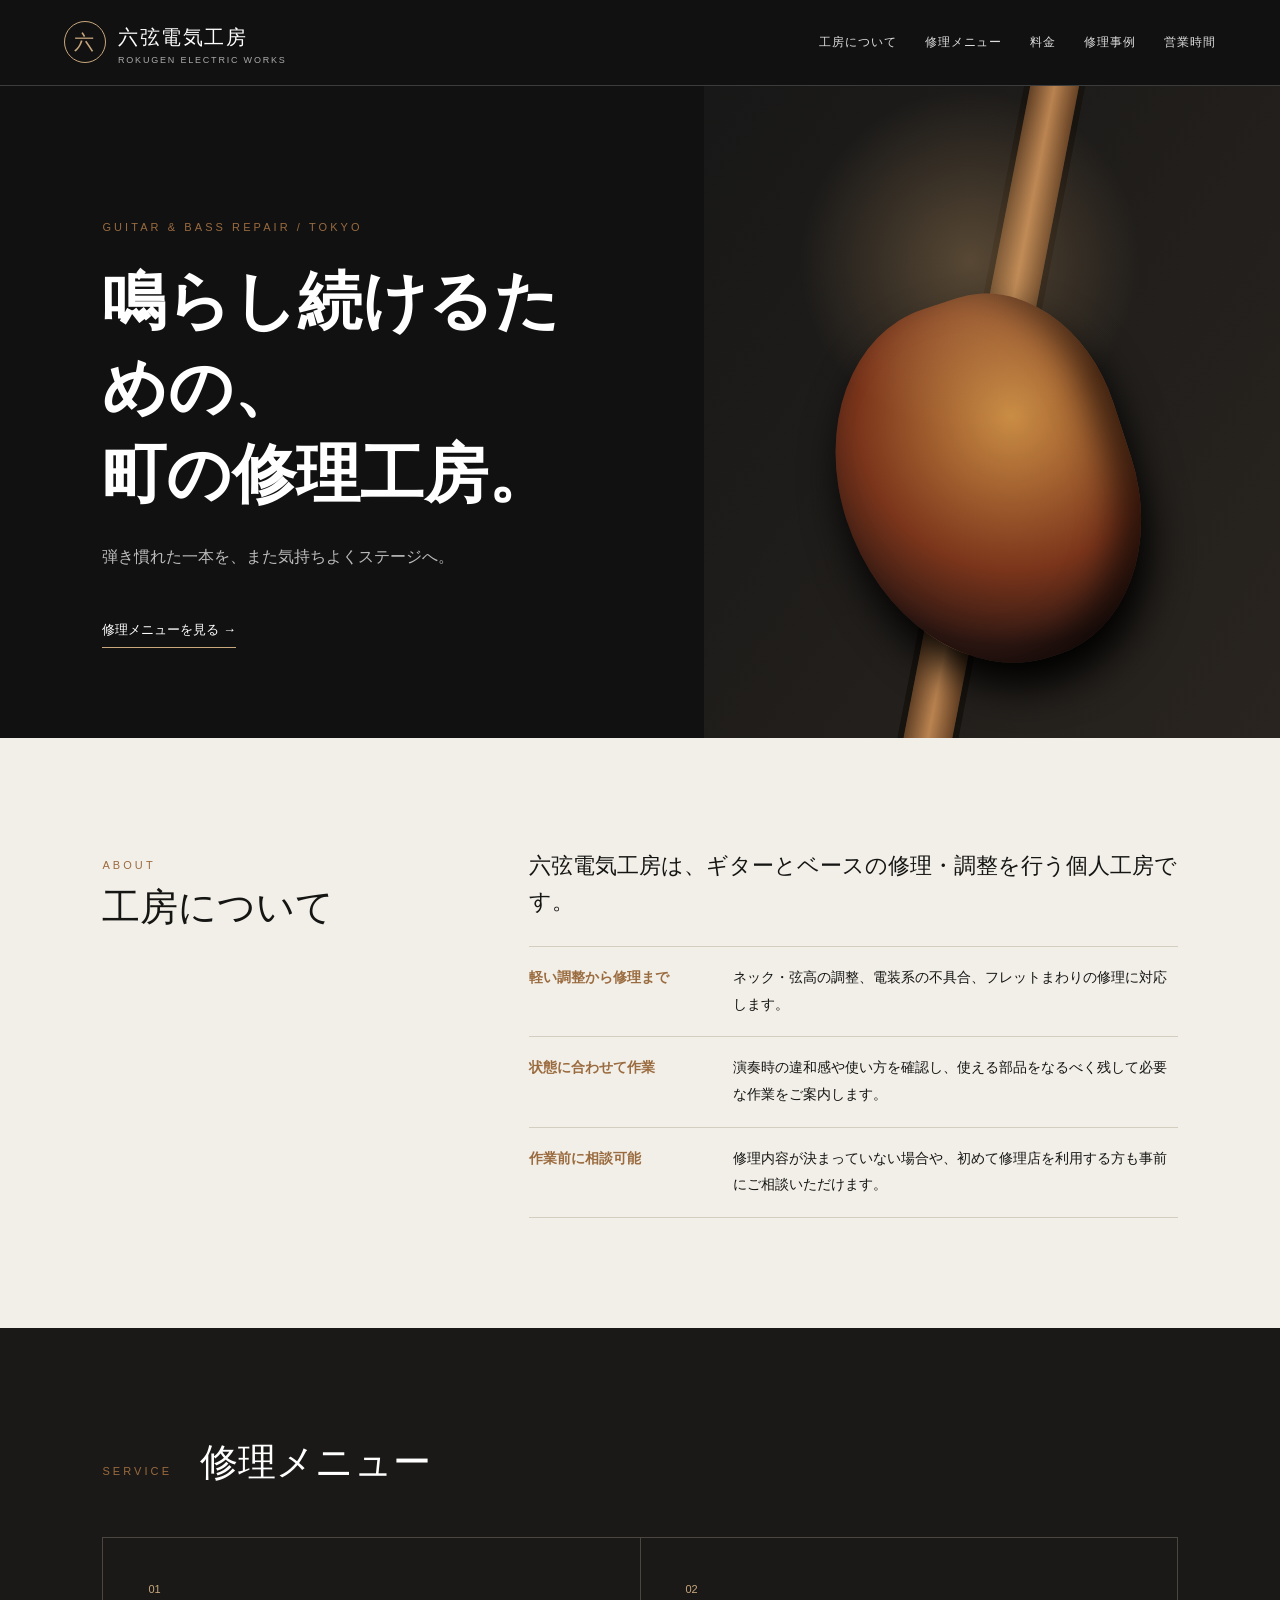
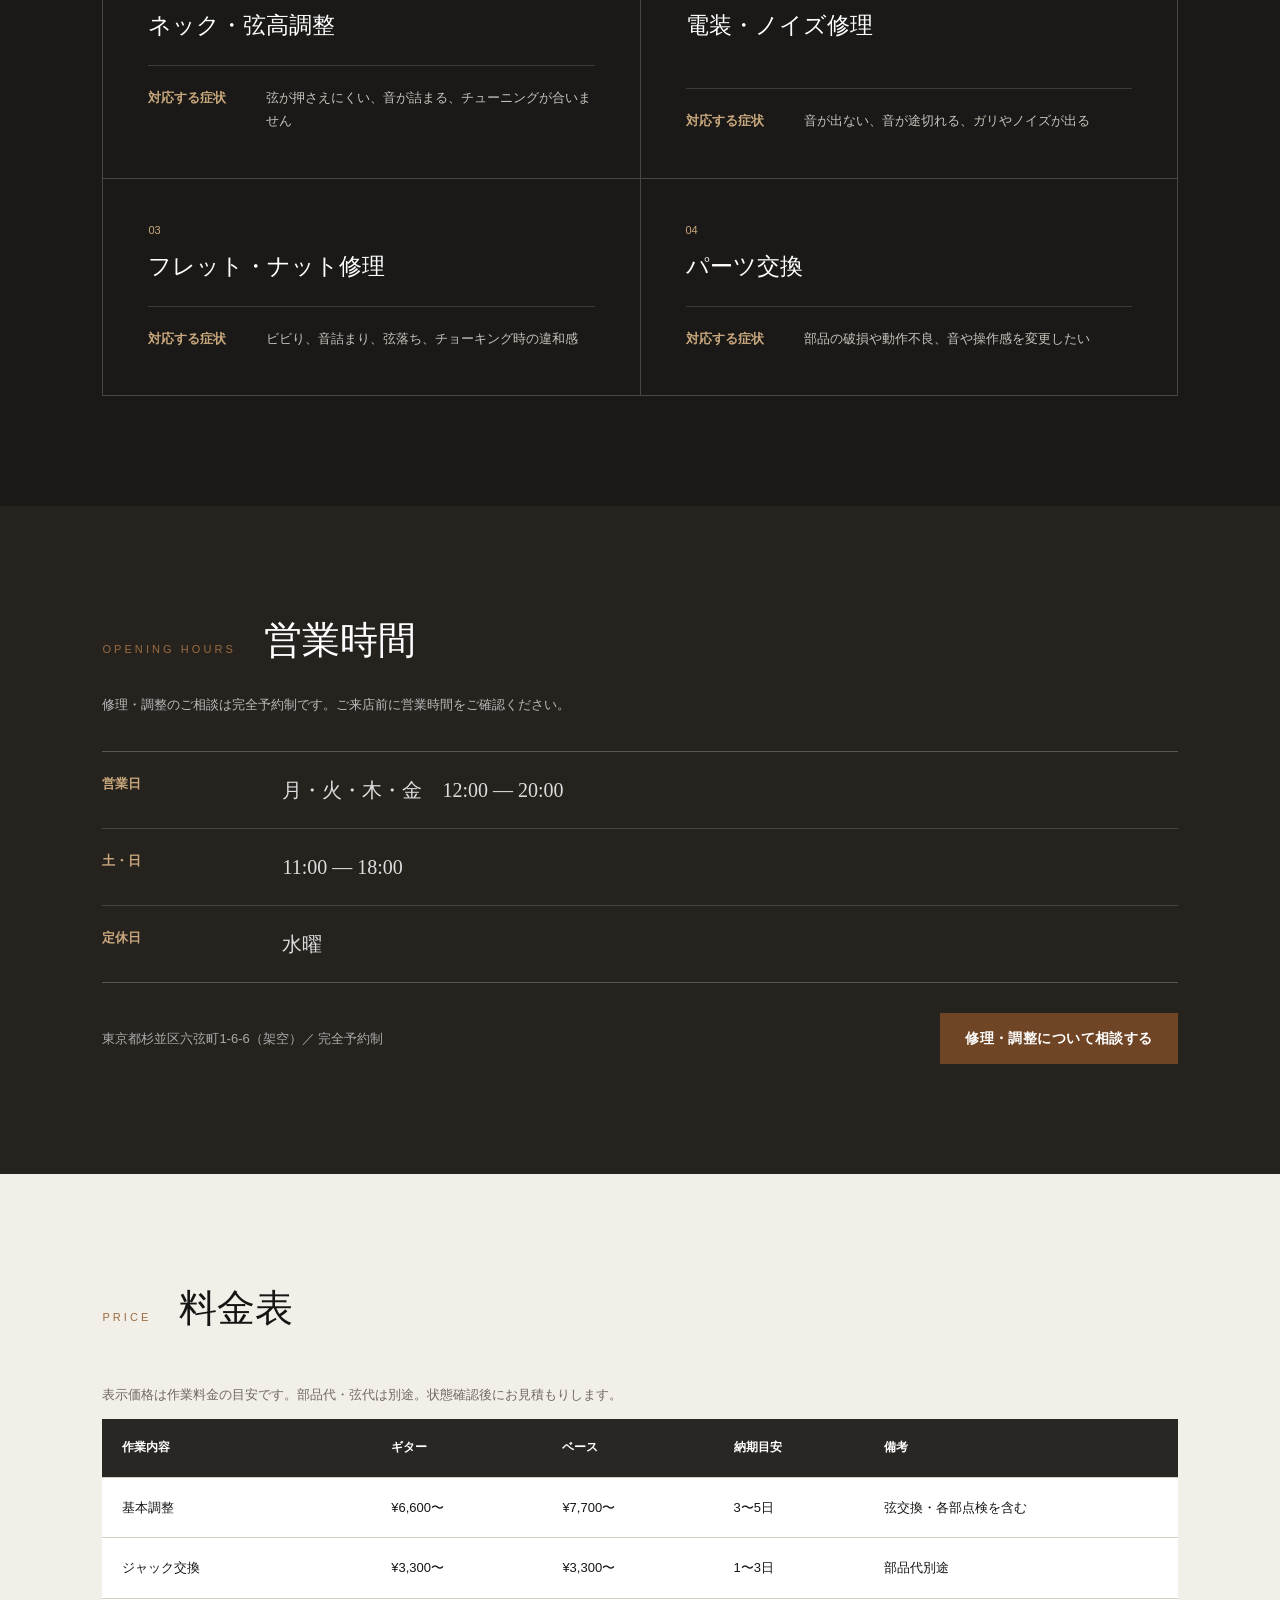
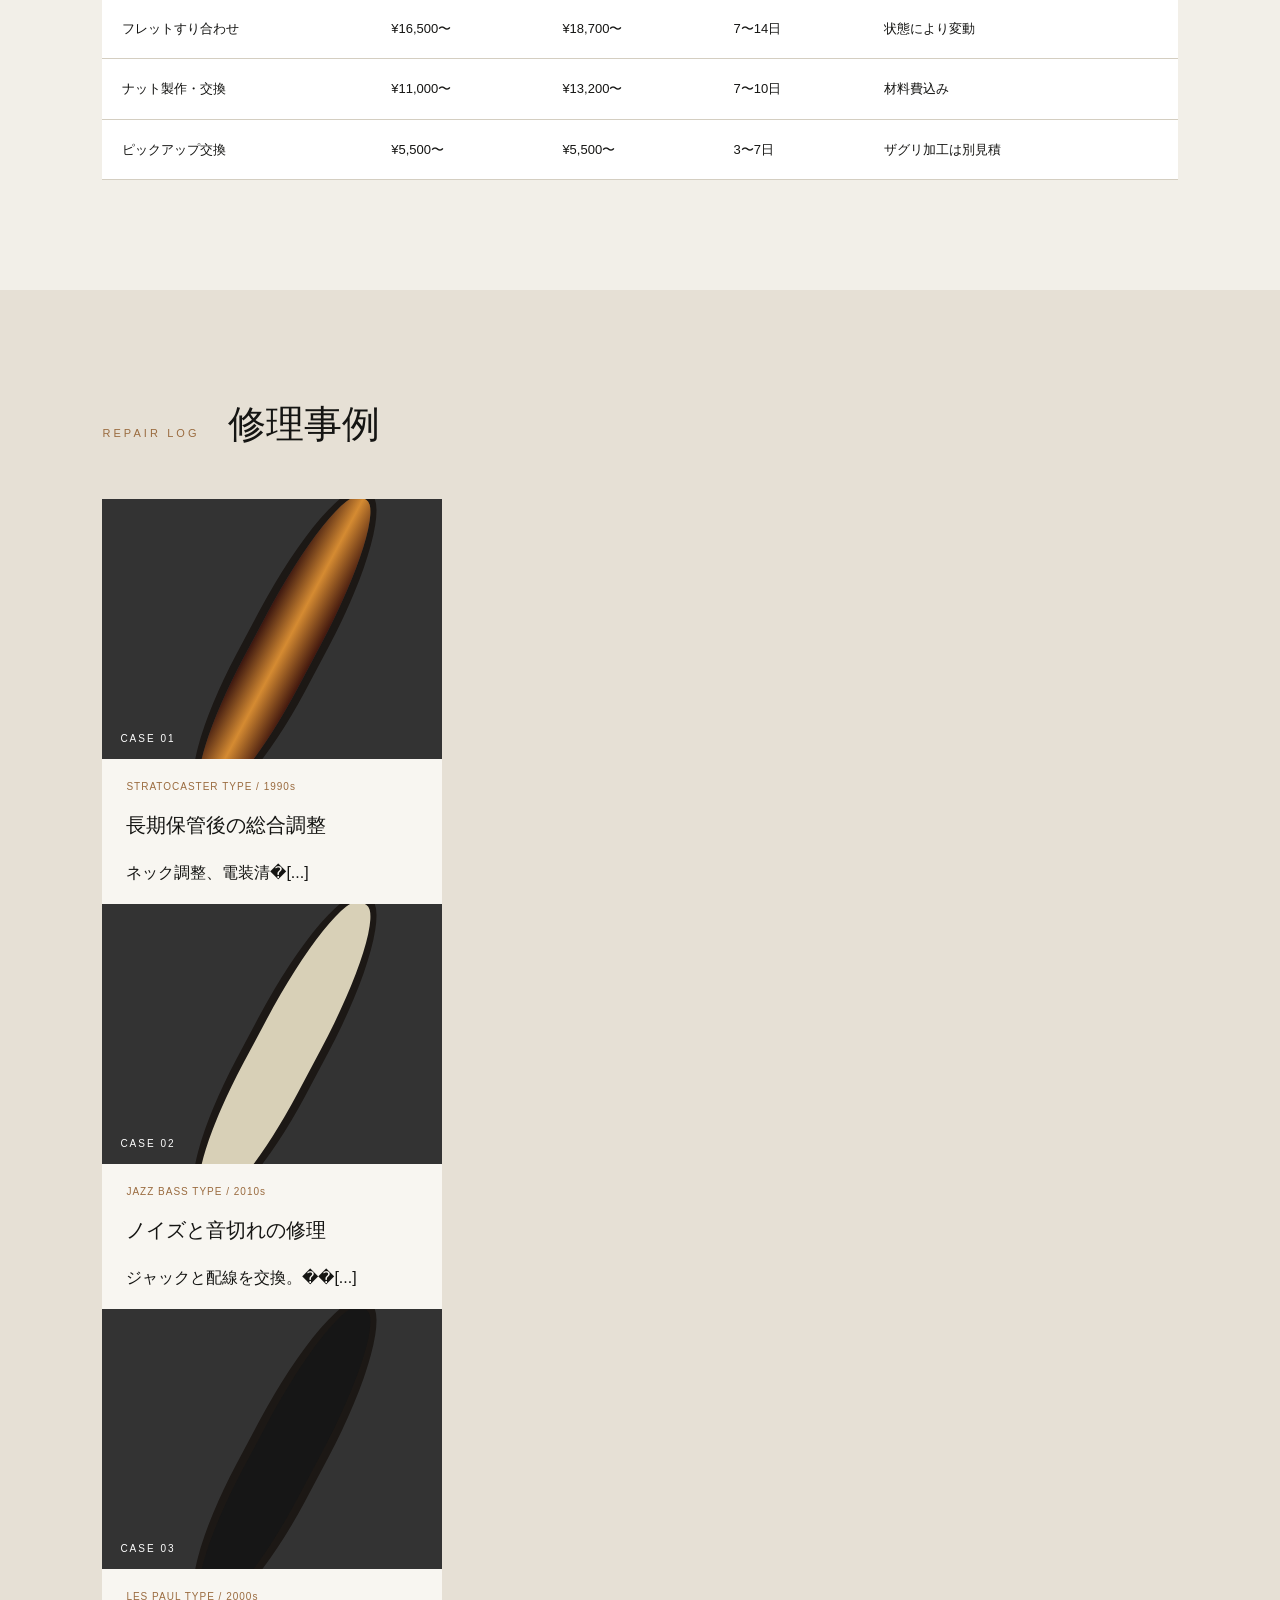
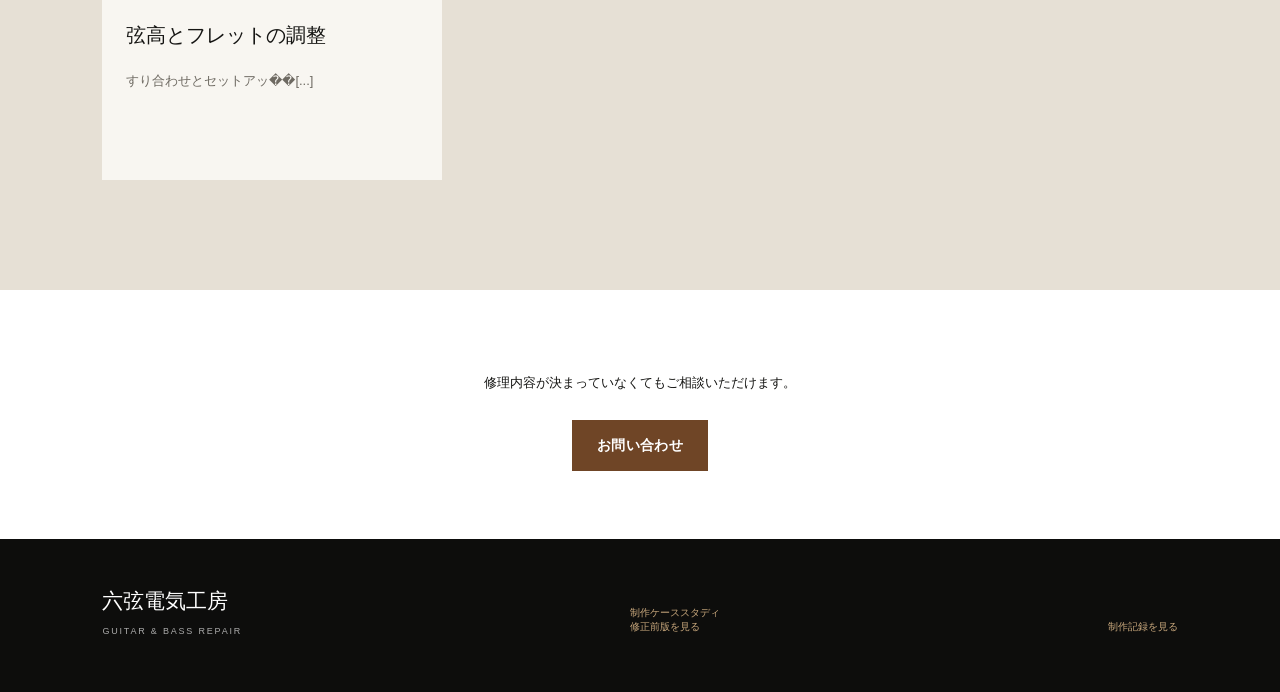
<file: index.html>
<!doctype html>
<html lang="ja">
<head>
  <meta charset="utf-8">
  <meta name="viewport" content="width=device-width, initial-scale=1">
  <meta name="description" content="六弦電気工房はギター・ベースの修理と調整を行う架空の個人工房です。">
  <title>六弦電気工房｜ギター・ベース修理</title>
  <link rel="stylesheet" href="style.css">
  <style>footer a{color:#c9a87d;text-decoration:none}footer a:hover{text-decoration:underline}</style>
</head>
<body>
  <header class="site-header">
    <a class="brand" href="#top" aria-label="六弦電気工房 ホーム">
      <span class="brand-mark" aria-hidden="true">六</span>
      <span>六弦電気工房<small>ROKUGEN ELECTRIC WORKS</small></span>
    </a>
    <button class="menu-toggle" type="button" aria-controls="main-nav" aria-expanded="false">MENU</button>
    <nav id="main-nav" class="main-nav" aria-label="メインメニュー">
      <a href="#about">工房について</a><a href="#services">修理メニュー</a><a href="#price">料金</a><a href="#works">修理事例</a><a href="#access">営業時間</a>
    </nav>
  </header>

  <main id="top">
    <section class="hero">
      <div class="hero-copy">
        <p class="eyebrow">GUITAR &amp; BASS REPAIR / TOKYO</p>
        <h1>鳴らし続けるための、<br>町の修理工房。</h1>
        <p>弾き慣れた一本を、また気持ちよくステージへ。</p>
        <a class="hero-link" href="#services">修理メニューを見る →</a>
      </div>
      <div class="hero-visual" role="img" aria-label="作業台に置かれたギターをイメージした装飾">
        <span class="neck"></span><span class="body-shape"></span><span class="work-light"></span>
      </div>
    </section>

    <section id="about" class="section about">
      <div class="section-heading"><p>ABOUT</p><h2>工房について</h2></div>
      <div class="about-copy">
        <p class="about-lead">六弦電気工房は、ギターとベースの修理・調整を行う個人工房です。</p>
        <ul class="about-points">
          <li><strong>軽い調整から修理まで</strong><span>ネック・弦高の調整、電装系の不具合、フレットまわりの修理に対応します。</span></li>
          <li><strong>状態に合わせて作業</strong><span>演奏時の違和感や使い方を確認し、使える部品をなるべく残して必要な作業をご案内します。</span></li>
          <li><strong>作業前に相談可能</strong><span>修理内容が決まっていない場合や、初めて修理店を利用する方も事前にご相談いただけます。</span></li>
        </ul>
      </div>
    </section>

    <section id="services" class="section services">
      <div class="section-heading light"><p>SERVICE</p><h2>修理メニュー</h2></div>
      <div class="service-grid">
        <article><span>01</span><h3>ネック・弦高調整</h3><dl class="service-detail"><dt>対応する症状</dt><dd>弦が押さえにくい、音が詰まる、チューニングが合いません</dd></dl></article>
        <article><span>02</span><h3>電装・ノイズ修理</h3><dl class="service-detail"><dt>対応する症状</dt><dd>音が出ない、音が途切れる、ガリやノイズが出る</dd></dl></article>
        <article><span>03</span><h3>フレット・ナット修理</h3><dl class="service-detail"><dt>対応する症状</dt><dd>ビビり、音詰まり、弦落ち、チョーキング時の違和感</dd></dl></article>
        <article><span>04</span><h3>パーツ交換</h3><dl class="service-detail"><dt>対応する症状</dt><dd>部品の破損や動作不良、音や操作感を変更したい</dd></dl></article>
      </div>
    </section>

    <section id="access" class="section access">
      <div class="section-heading light"><p>OPENING HOURS</p><h2>営業時間</h2></div>
      <p class="access-lead">修理・調整のご相談は完全予約制です。ご来店前に営業時間をご確認ください。</p>
      <div class="hours"><div><strong>営業日</strong><span>月・火・木・金　12:00 — 20:00</span></div><div><strong>土・日</strong><span>11:00 — 18:00</span></div><div><strong>定休日</strong><span>水曜</span></div></div>
      <div class="access-actions">
        <p>東京都杉並区六弦町1-6-6（架空）／ 完全予約制</p>
        <a class="contact-button" href="mailto:info@example.com">修理・調整について相談する</a>
      </div>
    </section>

    <section id="price" class="section price-section">
      <div class="section-heading"><p>PRICE</p><h2>料金表</h2></div>
      <p class="section-note">表示価格は作業料金の目安です。部品代・弦代は別途。状態確認後にお見積もりします。</p>
      <table class="price-table">
        <thead><tr><th>作業内容</th><th>ギター</th><th>ベース</th><th>納期目安</th><th>備考</th></tr></thead>
        <tbody>
          <tr><td>基本調整</td><td>¥6,600〜</td><td>¥7,700〜</td><td>3〜5日</td><td>弦交換・各部点検を含む</td></tr>
          <tr><td>ジャック交換</td><td>¥3,300〜</td><td>¥3,300〜</td><td>1〜3日</td><td>部品代別途</td></tr>
          <tr><td>フレットすり合わせ</td><td>¥16,500〜</td><td>¥18,700〜</td><td>7〜14日</td><td>状態により変動</td></tr>
          <tr><td>ナット製作・交換</td><td>¥11,000〜</td><td>¥13,200〜</td><td>7〜10日</td><td>材料費込み</td></tr>
          <tr><td>ピックアップ交換</td><td>¥5,500〜</td><td>¥5,500〜</td><td>3〜7日</td><td>ザグリ加工は別見積</td></tr>
        </tbody>
      </table>
    </section>

    <section id="works" class="section works">
      <div class="section-heading"><p>REPAIR LOG</p><h2>修理事例</h2></div>
      <div class="works-grid">
        <article><div class="work-photo sunburst"><span>CASE 01</span></div><p class="work-meta">STRATOCASTER TYPE / 1990s</p><h3>長期保管後の総合調整</h3><p>ネック調整、電装清�[...]
        <article><div class="work-photo bass"><span>CASE 02</span></div><p class="work-meta">JAZZ BASS TYPE / 2010s</p><h3>ノイズと音切れの修理</h3><p>ジャックと配線を交換。��[...]
        <article><div class="work-photo black"><span>CASE 03</span></div><p class="work-meta">LES PAUL TYPE / 2000s</p><h3>弦高とフレットの調整</h3><p>すり合わせとセットアッ��[...]
      </div>
    </section>

    <section class="contact">
      <p>修理内容が決まっていなくてもご相談いただけます。</p>
      <a class="contact-button" href="mailto:info@example.com">お問い合わせ</a>
    </section>
  </main>

  <footer>
    <div><strong>六弦電気工房</strong><small>GUITAR &amp; BASS REPAIR</small></div>
    <p>
      <a href="case-study.html">制作ケーススタディ</a><br>
      <a href="before/index.html">修正前版を見る</a>
    </p>
    <!-- 小型の制作記録リンク（フッターにだけ置く） -->
    <p><a class="footer-case-link" href="case-study.html">制作記録を見る</a></p>
  </footer>
  <script src="script.js"></script>
</body>
</html>
</file>
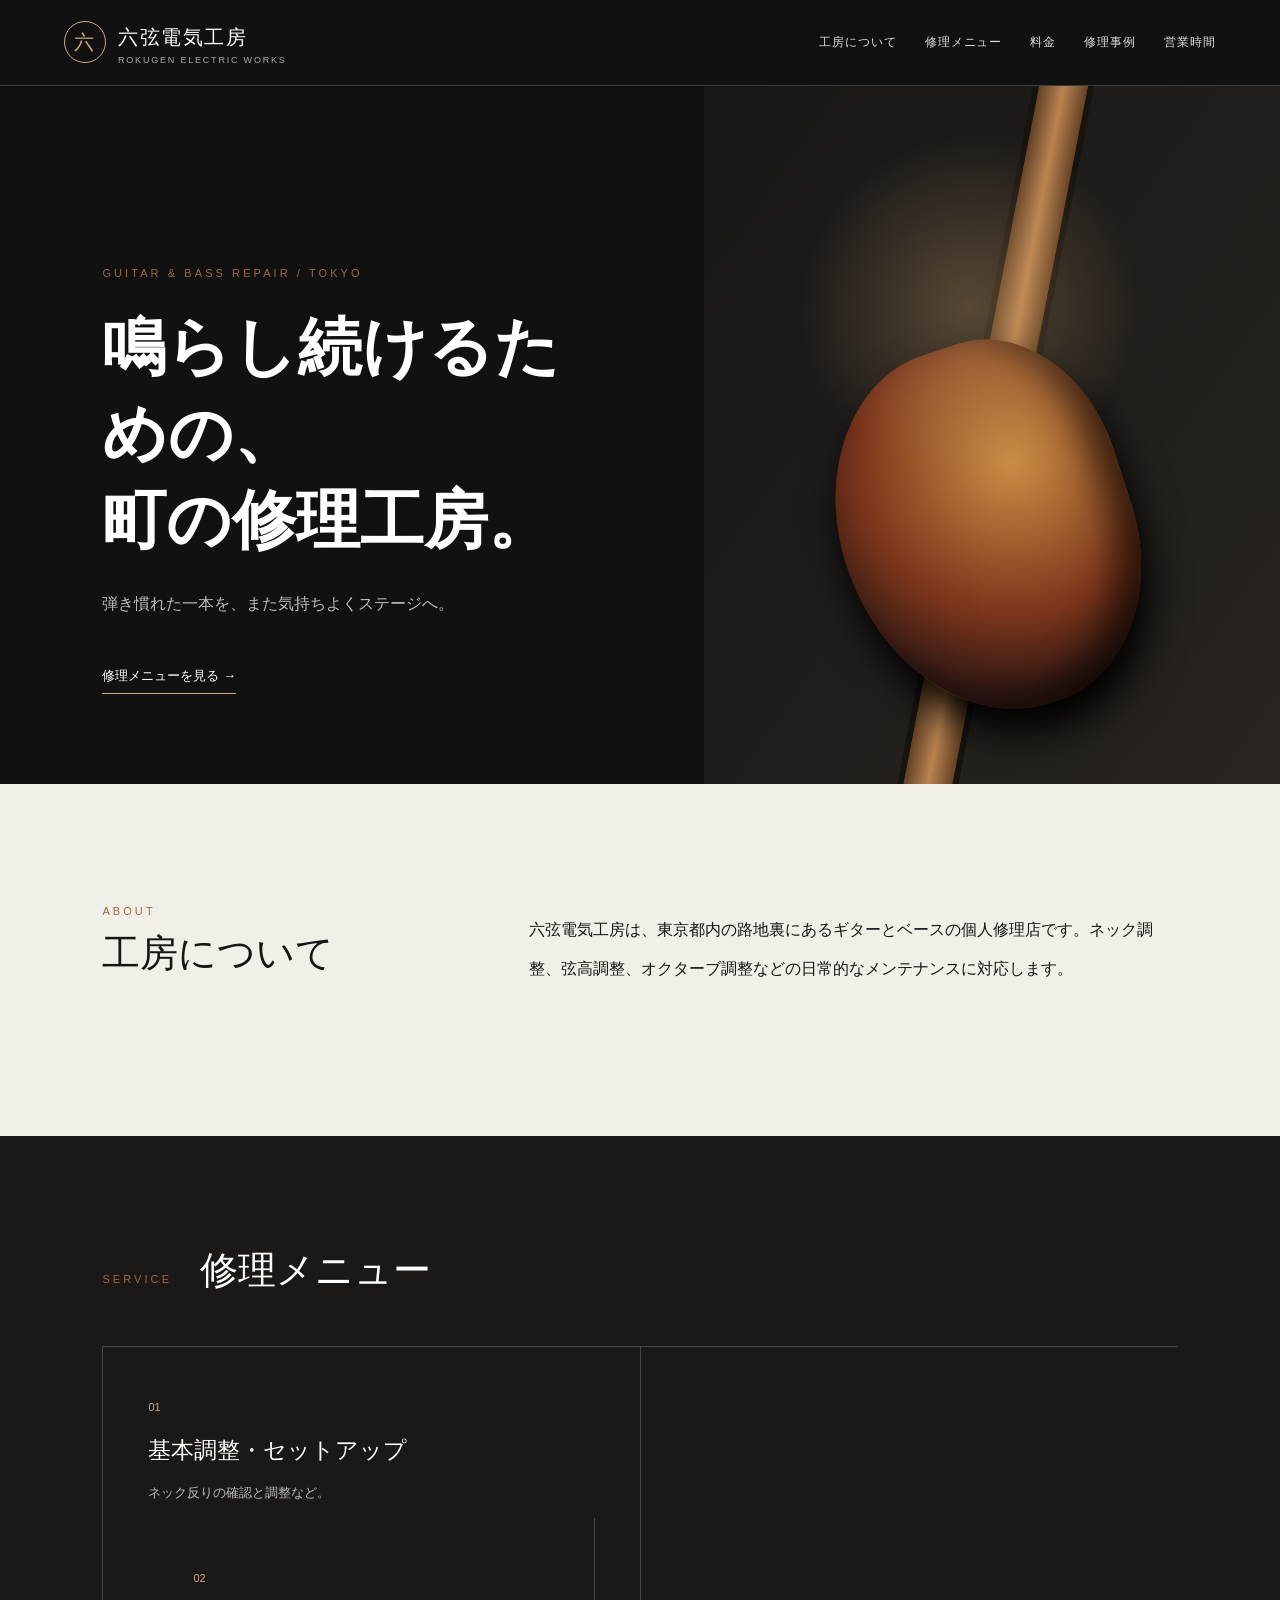
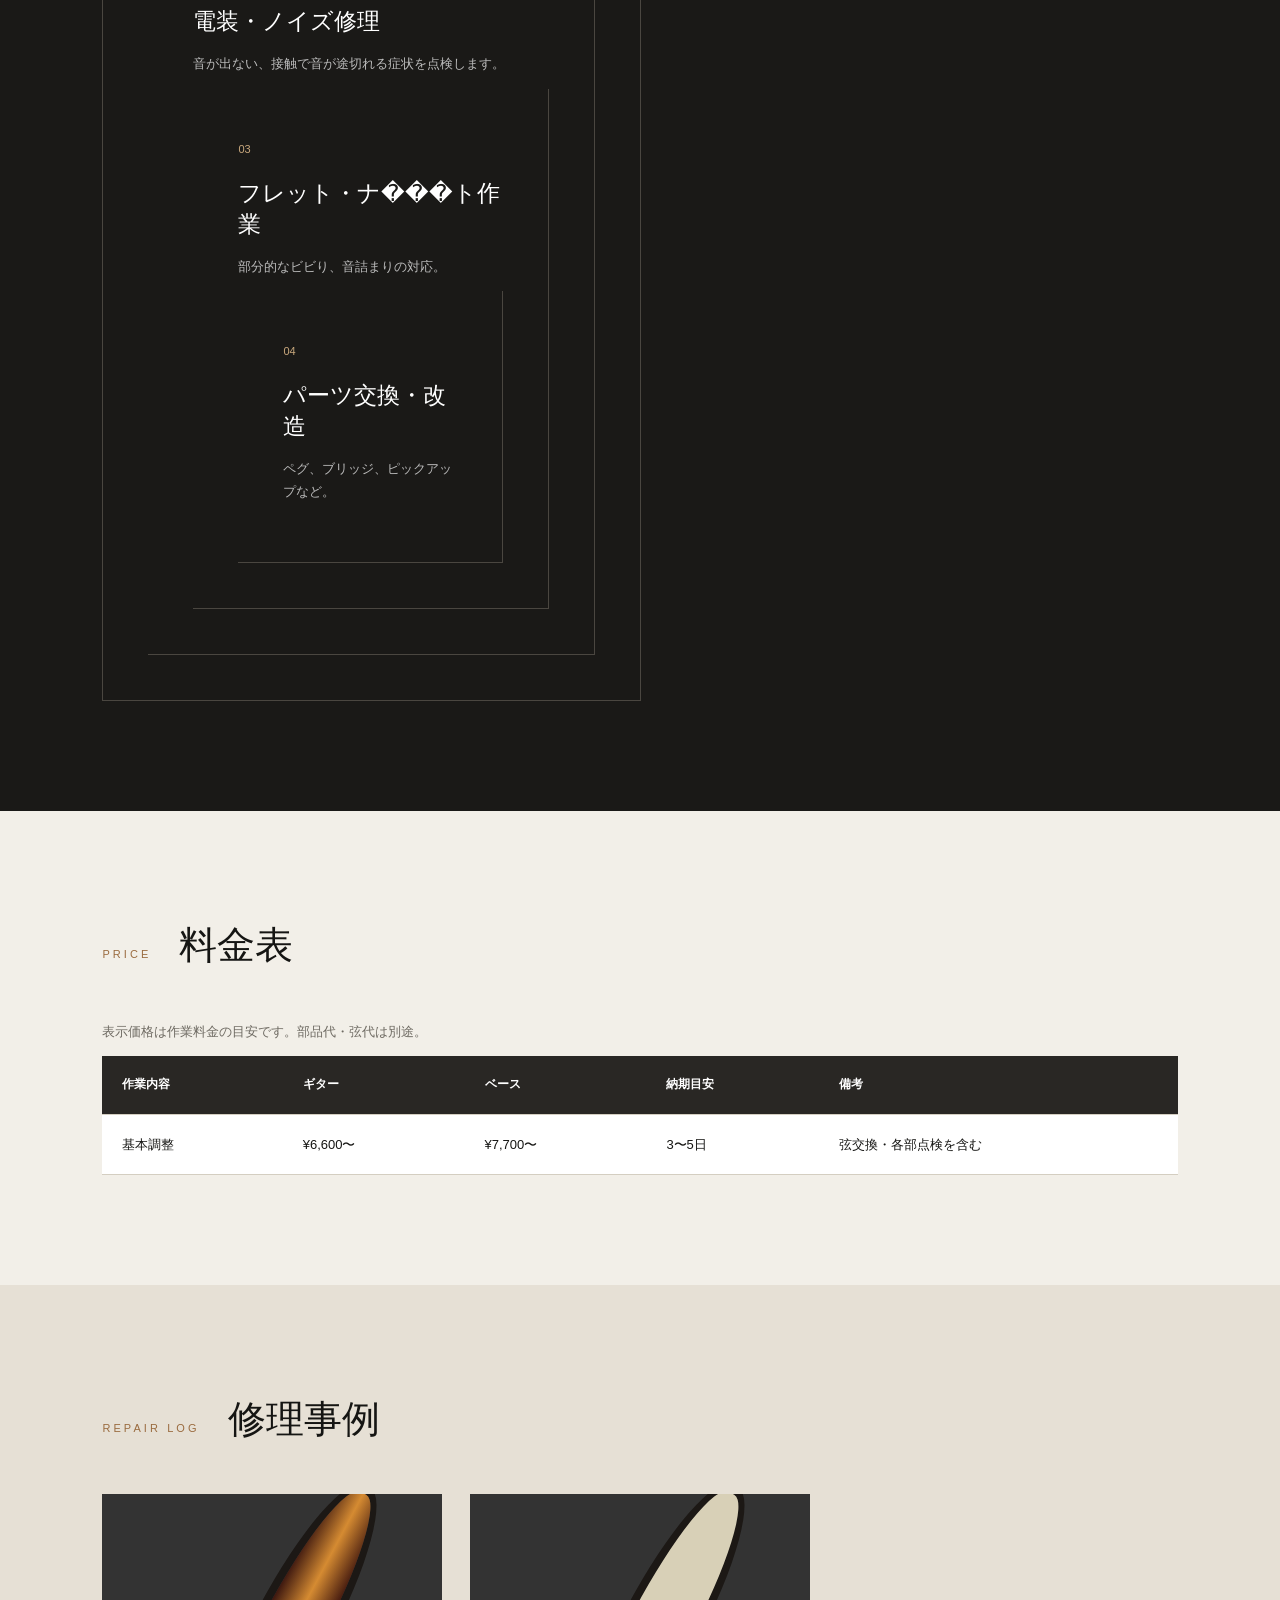
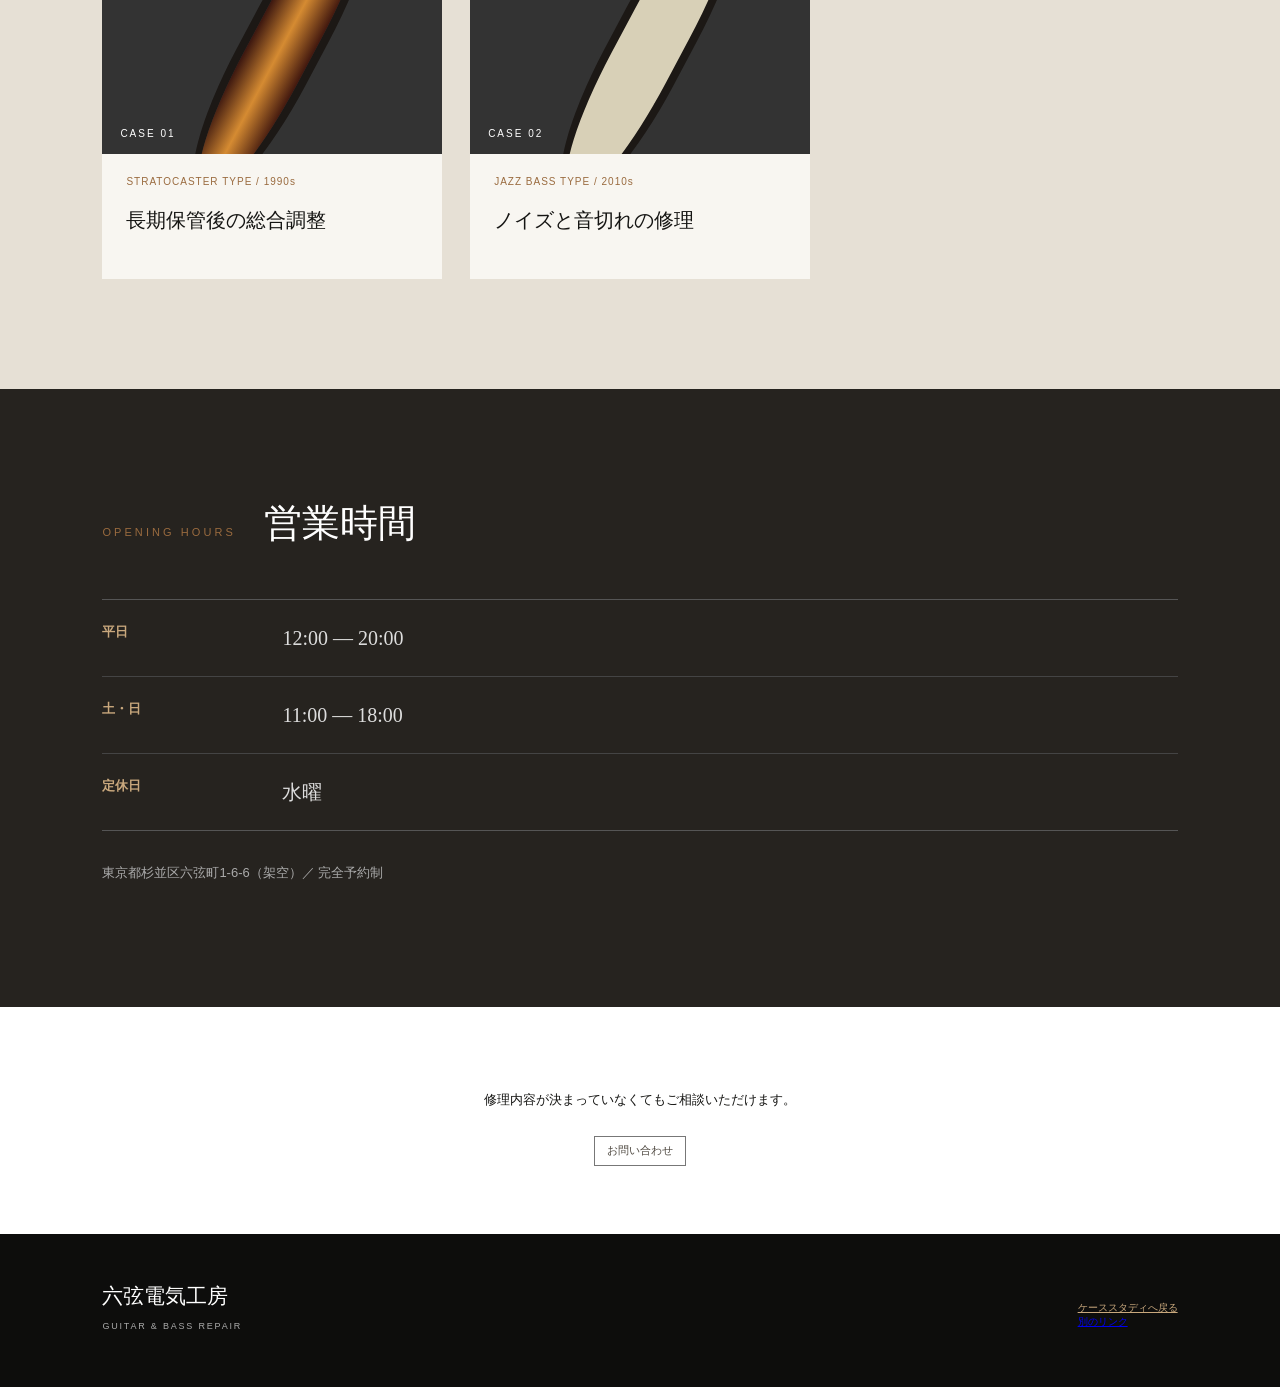
<file: before/index.html>
<!doctype html>
<html lang="ja">
<head>
  <meta charset="utf-8">
  <meta name="viewport" content="width=device-width, initial-scale=1">
  <meta name="description" content="六弦電気工房はギター・ベースの修理と調整を行う架空の個人工房です。">
  <title>六弦電気工房｜ギター・ベース修理</title>
  <link rel="stylesheet" href="style.css">
</head>
<body>
  <header class="site-header">
    <a class="brand" href="#top" aria-label="六弦電気工房 ホーム">
      <span class="brand-mark" aria-hidden="true">六</span>
      <span>六弦電気工房<small>ROKUGEN ELECTRIC WORKS</small></span>
    </a>
    <button class="menu-toggle" type="button" aria-controls="main-nav" aria-expanded="false">MENU</button>
    <nav id="main-nav" class="main-nav" aria-label="メインメニュー">
      <a href="#about">工房について</a><a href="#services">修理メニュー</a><a href="#price">料金</a><a href="#works">修理事例</a><a href="#access">営業時間</a>
    </nav>
  </header>

  <!-- 注意帯（小型） -->
  <div class="before-notice">
    <p class="before-text">比較用の修正前版です。表示・操作上の問題を意図的に残しています。
      <span class="before-links">
        <a class="notice-link" href="../index.html">完成版を見る</a>
        <a class="notice-link" href="../case-study.html">制作記録を見る</a>
      </span>
    </p>
  </div>

  <main id="top">
    <section class="hero">
      <div class="hero-copy">
        <p class="eyebrow">GUITAR &amp; BASS REPAIR / TOKYO</p>
        <h1>鳴らし続けるための、<br>町の修理工房。</h1>
        <p>弾き慣れた一本を、また気持ちよくステージへ。</p>
        <a class="hero-link" href="#services">修理メニューを見る →</a>
      </div>
      <div class="hero-visual" role="img" aria-label="作業台に置かれたギターをイメージした装飾">
        <span class="neck"></span><span class="body-shape"></span><span class="work-light"></span>
      </div>
    </section>

    <section id="about" class="section about">
      <div class="section-heading"><p>ABOUT</p><h2>工房について</h2></div>
      <div class="about-copy">
        <p>六弦電気工房は、東京都内の路地裏にあるギターとベースの個人修理店です。ネック調整、弦高調整、オクターブ調整などの日常的なメンテナンスに対応します。</p>
      </div>
    </section>

    <section id="services" class="section services">
      <div class="section-heading light"><p>SERVICE</p><h2>修理メニュー</h2></div>
      <div class="service-grid">
        <article><span>01</span><h3>基本調整・セットアップ</h3><p>ネック反りの確認と調整など。</p>
        <article><span>02</span><h3>電装・ノイズ修理</h3><p>音が出ない、接触で音が途切れる症状を点検します。</p>
        <article><span>03</span><h3>フレット・ナ���ト作業</h3><p>部分的なビビり、音詰まりの対応。</p>
        <article><span>04</span><h3>パーツ交換・改造</h3><p>ペグ、ブリッジ、ピックアップなど。</p>
      </div>
    </section>

    <section id="price" class="section price-section">
      <div class="section-heading"><p>PRICE</p><h2>料金表</h2></div>
      <p class="section-note">表示価格は作業料金の目安です。部品代・弦代は別途。</p>
      <table class="price-table">
        <thead><tr><th>作業内容</th><th>ギター</th><th>ベース</th><th>納期目安</th><th>備考</th></tr></thead>
        <tbody>
          <tr><td>基本調整</td><td>¥6,600〜</td><td>¥7,700〜</td><td>3〜5日</td><td>弦交換・各部点検を含む</td></tr>
        </tbody>
      </table>
    </section>

    <section id="works" class="section works">
      <div class="section-heading"><p>REPAIR LOG</p><h2>修理事例</h2></div>
      <div class="works-grid">
        <article><div class="work-photo sunburst"><span>CASE 01</span></div><p class="work-meta">STRATOCASTER TYPE / 1990s</p><h3>長期保管後の総合調整</h3></article>
        <article><div class="work-photo bass"><span>CASE 02</span></div><p class="work-meta">JAZZ BASS TYPE / 2010s</p><h3>ノイズと音切れの修理</h3></article>
      </div>
    </section>

    <section id="access" class="section access">
      <div class="section-heading light"><p>OPENING HOURS</p><h2>営業時間</h2></div>
      <div class="hours"><div><strong>平日</strong><span>12:00 — 20:00</span></div><div><strong>土・日</strong><span>11:00 — 18:00</span></div><div><strong>定休日</strong><span>水曜</span></div></div>
      <p>東京都杉並区六弦町1-6-6（架空）／ 完全予約制</p>
    </section>

    <section class="contact">
      <p>修理内容が決まっていなくてもご相談いただけます。</p>
      <a class="contact-button" href="mailto:info@example.com">お問い合わせ</a>
    </section>
  </main>

  <footer><div><strong>六弦電気工房</strong><small>GUITAR &amp; BASS REPAIR</small></div><p><a href="../case-study.html" style="color:#c9a87d">ケーススタディへ戻る</a><br><a href="#">別のリンク</a></p>
  <script src="script.js"></script>
</body>
</html>
</file>
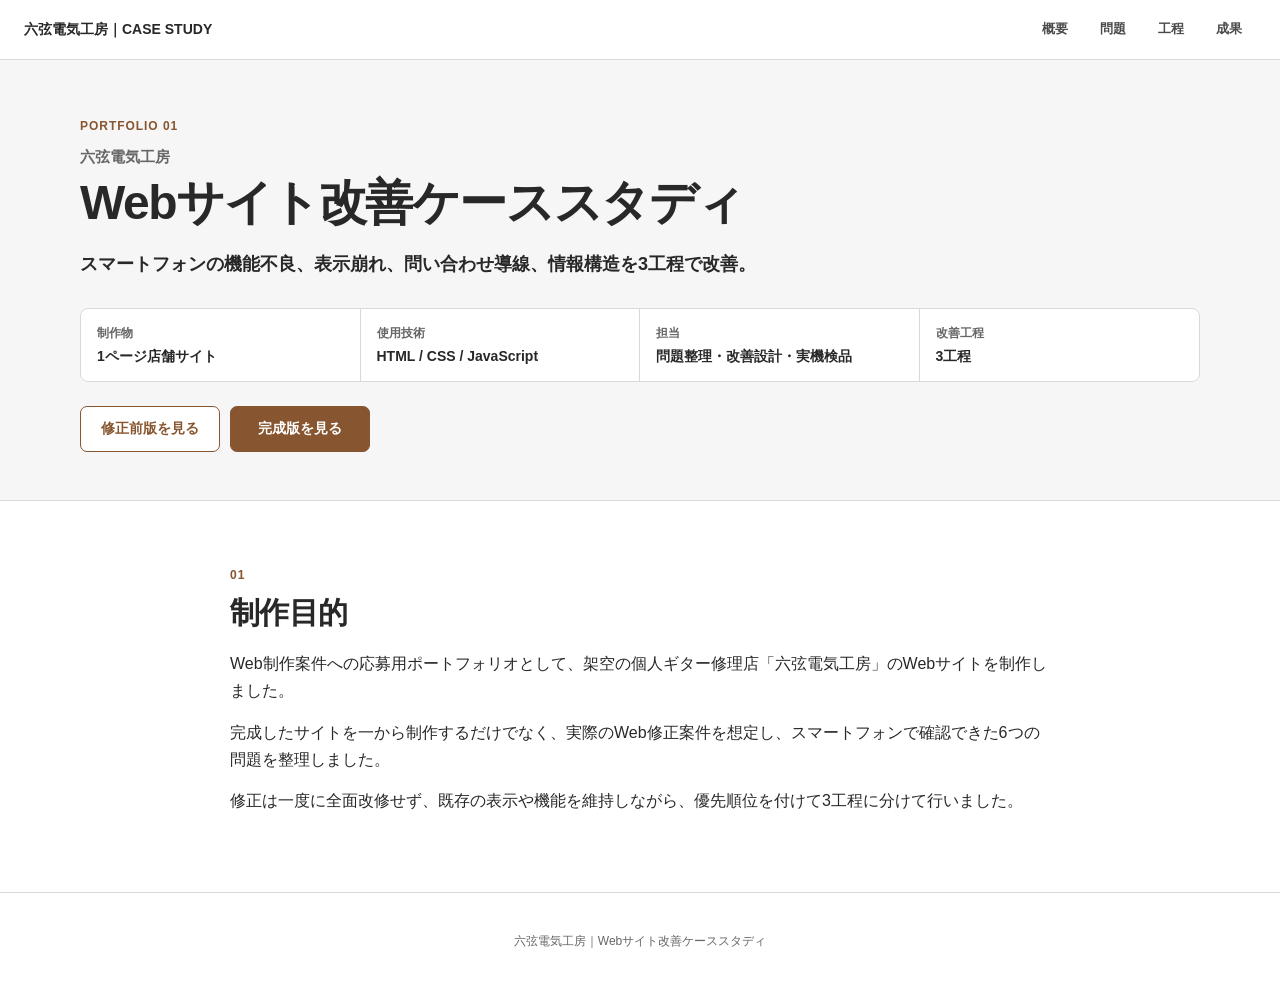
<file: case-study.html>
<!doctype html>
<html lang="ja">
<head>
  <meta charset="utf-8">
  <meta name="viewport" content="width=device-width, initial-scale=1">
  <meta name="description" content="六弦電気工房のWebサイト改善ケーススタディ。スマートフォンの機能、表示、導線、情報構造を3工程で改善しました。">
  <title>六弦電気工房｜Webサイト改善ケーススタディ</title>
  <link rel="stylesheet" href="case-study.css">
</head>
<body>
  <header class="site-header">
    <a class="site-name" href="#overview"><span class="name-full">六弦電気工房｜CASE STUDY</span><span class="name-short">六弦電気工房</span></a>
    <nav aria-label="ページ内メニュー">
      <a href="#overview">概要</a>
      <a href="#problems">問題</a>
      <a href="#process">工程</a>
      <a href="#result">成果</a>
    </nav>
  </header>

  <main>
    <section class="hero" id="overview">
      <div class="container">
        <p class="case-label">PORTFOLIO 01</p>
        <p class="shop-name">六弦電気工房</p>
        <h1>Webサイト改善<br class="mobile-break">ケーススタディ</h1>
        <p class="hero-summary">スマートフォンの機能不良、表示崩れ、問い合わせ導線、情報構造を3工程で改善。</p>
        <dl class="project-facts">
          <div><dt>制作物</dt><dd>1ページ店舗サイト</dd></div>
          <div><dt>使用技術</dt><dd>HTML / CSS / JavaScript</dd></div>
          <div><dt>担当</dt><dd>問題整理・改善設計・実機検品</dd></div>
          <div><dt>改善工程</dt><dd>3工程</dd></div>
        </dl>
        <div class="hero-actions">
          <a class="button button-secondary" href="before/index.html">修正前版を見る</a>
          <a class="button button-primary" href="index.html">完成版を見る</a>
        </div>
      </div>
    </section>

    <section class="section" id="purpose">
      <div class="container content-width">
        <p class="section-index">01</p>
        <h2>制作目的</h2>
        <div class="prose">
          <p>Web制作案件への応募用ポートフォリオとして、架空の個人ギター修理店「六弦電気工房」のWebサイトを制作しました。</p>
          <p>完成したサイトを一から制作するだけでなく、実際のWeb修正案件を想定し、スマートフォンで確認できた6つの問題を整理しました。</p>
          <p>修正は一度に全面改修せず、既存の表示や機能を維持しながら、優先順位を付けて3工程に分けて行いました。</p>
        </div>
      </div>
    </section>

    <!-- 残りの本文を変更せずにそのまま保持 -->

  </main>

  <footer><p>六弦電気工房｜Webサイト改善ケーススタディ</p></footer>
</body>
</html>
</file>
<file: style.css>
:root{--ink:#151513;--paper:#f2efe8;--wood:#9a6b3f;--tan:#c9a87d;--line:#d4cec1;--muted:#6e6a62}*{box-sizing:border-box}html{scroll-behavior:smooth}body{margin:0;background:var(--paper);color:var(--ink);font-family:"Hiragino Kaku Gothic ProN","Yu Gothic",sans-serif;line-height:1.8}.site-header{height:86px;padding:0 5vw;display:flex;align-items:center;justify-content:space-between;border-bottom:1px solid rgba(255,255,255,.18);background:#111;color:#fff;position:absolute;z-index:10;width:100%}.brand{display:flex;align-items:center;gap:12px;color:#fff;text-decoration:none;font-family:serif;font-size:20px;letter-spacing:.08em}.brand-mark{display:grid;place-items:center;width:42px;height:42px;border:1px solid var(--tan);border-radius:50%;color:var(--tan)}.brand small{display:block;font:9px/1.2 Arial,sans-serif;letter-spacing:.2em;color:#aaa}.main-nav{display:flex;gap:28px}.main-nav a{color:#ddd;text-decoration:none;font-size:12px;letter-spacing:.08em}.main-nav a:hover{color:var(--tan)}.menu-toggle{display:none}.hero{min-height:720px;background:#111;color:#fff;display:grid;grid-template-columns:1.1fr .9fr;overflow:hidden}.hero-copy{padding:210px 8vw 90px;position:relative;z-index:2}.eyebrow,.section-heading p{font:11px/1.2 Arial,sans-serif;letter-spacing:.28em;color:var(--wood)}.hero h1{font-family:serif;font-size:clamp(42px,5vw,72px);line-height:1.35;margin:25px 0}.hero-copy>p:not(.eyebrow){color:#bcbcbc}.hero-link{display:inline-block;margin-top:30px;color:#fff;text-decoration:none;border-bottom:1px solid var(--tan);font-size:13px;padding-bottom:5px}.hero-visual{position:relative;background:linear-gradient(125deg,#171717,#29241f)}.work-light{position:absolute;left:15%;top:11%;width:360px;height:360px;border-radius:50%;background:radial-gradient(circle,rgba(220,172,112,.3),transparent 67%)}.neck{position:absolute;left:48%;top:-8%;width:48px;height:110%;background:linear-gradient(90deg,#624126,#ba8350,#664225);transform:rotate(11deg);box-shadow:0 0 0 6px #17130f}.body-shape{position:absolute;left:24%;bottom:70px;width:290px;height:370px;background:radial-gradient(circle at 65% 35%,#ca8d44,#7b351b 50%,#301813 75%);border-radius:50% 42% 47% 55%;transform:rotate(-18deg);box-shadow:inset -22px -12px 35px rgba(0,0,0,.6),0 25px 40px #000}.section{padding:110px 8vw}.section-heading{display:flex;align-items:baseline;gap:28px;margin-bottom:48px}.section-heading h2{font:38px/1.3 serif;margin:0}.section-heading.light h2{color:#fff}.about{display:grid;grid-template-columns:1fr 2fr;gap:8vw}.about .section-heading{display:block}.about-copy{max-width:720px;font-family:serif;font-size:16px;line-height:1.9}.about-lead{margin:0 0 26px;font-size:22px;line-height:1.65}.about-points{list-style:none;margin:0;padding:0;border-top:1px solid var(--line)}.about-points li{display:grid;grid-template-columns:180px minmax(0,1fr);gap:24px;padding:18px 0;border-bottom:1px solid var(--line)}.about-points strong{font-size:14px;color:var(--wood)}.about-points span{font-size:14px}.services{background:#1a1917}.service-grid{display:grid;grid-template-columns:repeat(2,1fr);border-top:1px solid #4a4640;border-left:1px solid #4a4640}.service-grid article{display:flex;flex-direction:column;padding:45px;border-right:1px solid #4a4640;border-bottom:1px solid #4a4640;color:#bbb}.service-grid>article>span{font:11px Arial;color:var(--tan)}.service-grid h3{color:#fff;font:23px serif;margin:15px 0 24px}.service-detail{display:grid;grid-template-columns:100px minmax(0,1fr);gap:12px 18px;margin:auto 0 0;padding-top:20px;border-top:1px solid #3e3a35;font-size:13px}.service-detail dt{color:var(--tan);font-weight:700}.service-detail dd{margin:0;color:#c8c3bc}.section-note{color:var(--muted);font-size:13px}.price-table{width:100%;border-collapse:collapse;background:#fff;min-width:900px}.price-table th,.price-table td{padding:18px 20px;text-align:left;border-bottom:1px solid var(--line);white-space:nowrap}.price-table th{background:#292724;color:#fff;font-size:12px}.price-table td{font-size:13px}.works{background:#e6e0d5}.works-grid{display:grid;grid-template-columns:repeat(3,1fr);gap:28px}.works-grid article{background:#f8f6f1;padding-bottom:25px}.works-grid article>p,.works-grid h3{margin-left:24px;margin-right:24px}.work-photo{height:260px;position:relative;overflow:hidden;background:#333}.work-photo:before{content:"";position:absolute;width:62px;height:330px;left:45%;top:-20px;border-radius:45% 45% 40% 40%;transform:rotate(28deg);box-shadow:0 0 0 8px #1c1815}.work-photo.sunburst:before{background:linear-gradient(90deg,#3b160f,#d58b32,#41170e)}.work-photo.bass:before{background:#d8d0b7}.work-photo.black:before{background:#161616}.work-photo span{position:absolute;bottom:15px;left:18px;font:10px Arial;color:#fff;letter-spacing:.2em}.work-meta{font:10px Arial;color:var(--wood);letter-spacing:.1em;margin-top:22px}.works-grid h3{font:20px serif}.works-grid article>p:last-child{font-size:13px;color:var(--muted)}.access{background:#26231f;color:#ddd}.access-lead{max-width:650px;margin:-22px 0 34px;font-size:13px;color:#bbb}.hours{border-top:1px solid #555;border-bottom:1px solid #555;margin-bottom:30px}.hours div{display:grid;grid-template-columns:180px 1fr;padding:20px 0;border-bottom:1px solid #444}.hours div:last-child{border:0}.hours strong{font-size:13px;color:var(--tan)}.hours span{font-family:serif;font-size:20px}.access-actions{display:flex;align-items:center;justify-content:space-between;gap:30px}.access-actions p{margin:0;font-size:13px;color:#aaa}.contact{text-align:center;padding:68px;background:#fff}.contact p{font-size:13px}.contact-button{display:inline-flex;align-items:center;justify-content:center;min-height:46px;margin-top:12px;padding:12px 24px;background:#6f4526;color:#fff;border:1px solid #6f4526;text-decoration:none;font-size:14px;font-weight:700;letter-spacing:.03em}.contact-button:hover{background:#54331c;border-color:#54331c}.contact-button:focus-visible{outline:3px solid var(--tan);outline-offset:3px}.access-actions .contact-button{flex:0 0 auto;margin:0}footer{background:#0d0d0c;color:#aaa;padding:48px 8vw;display:flex;justify-content:space-between;align-items:end}footer strong{display:block;color:#fff;font:21px serif}footer small{font:9px Arial;letter-spacing:.2em}footer p{font:10px Arial}
@media(max-width:700px){.site-header{height:70px;padding:0 18px}.brand{font-size:16px}.brand-mark{width:34px;height:34px}.menu-toggle{display:block;min-width:57px;background:none;color:#fff;border:1px solid #777;padding:6px 9px;font-size:10px}.menu-toggle[aria-expanded="true"]{color:var(--tan);border-color:var(--tan)}.main-nav{display:none;position:absolute;top:70px;left:0;width:100%;padding:18px;background:#181818;flex-direction:column;gap:0;border-top:1px solid #3e3933;box-shadow:0 15px 25px rgba(0,0,0,.28)}.main-nav.open{display:flex}.main-nav a{display:block;padding:12px 5px;border-bottom:1px solid #333}.hero{min-height:620px;display:block;position:relative}.hero-copy{padding:150px 24px 80px}.hero h1{font-size:40px}.hero-visual{position:absolute;inset:0;opacity:.35}.body-shape{width:250px;height:330px;left:30%;bottom:30px}.section{padding:75px 22px}.section-heading{display:block;margin-bottom:32px}.section-heading h2{font-size:31px}.about{display:block}.about-copy{font-size:15px;line-height:1.85}.about-lead{font-size:19px;line-height:1.65;margin-bottom:22px}.about-points li{display:block;padding:16px 0}.about-points strong,.about-points span{display:block}.about-points strong{margin-bottom:5px}.service-grid{display:block}.service-grid article{padding:30px 25px}.service-detail{grid-template-columns:88px minmax(0,1fr);gap:10px 14px}.price-section{overflow:visible}.price-table{display:block;width:100%;min-width:0;background:transparent}.price-table thead{position:absolute;width:1px;height:1px;padding:0;margin:-1px;overflow:hidden;clip:rect(0,0,0,0);white-space:nowrap;border:0}.price-table tbody{display:grid;gap:16px}.price-table tr{display:block;background:#fff;border-top:4px solid #292724;box-shadow:0 2px 8px rgba(0,0,0,.08)}.price-table td{display:grid;grid-template-columns:92px minmax(0,1fr);gap:12px;width:100%;padding:11px 14px;white-space:normal;border-bottom:1px solid var(--line);font-size:13px}.price-table td:last-child{border-bottom:0}.price-table td::before{color:var(--wood);font-size:11px;font-weight:bold}.price-table td:nth-child(1)::before{content:"作業内容"}.price-table td:nth-child(2)::before{content:"ギター"}.price-table td:nth-child(3)::before{content:"ベース"}.price-table td:nth-child(4)::before{content:"納期目安"}.price-table td:nth-child(5)::before{content:"備考"}.works-grid{display:block}.works-grid article{margin-bottom:25px}.work-photo{height:230px}.access-lead{margin:-8px 0 26px}.hours div{grid-template-columns:78px minmax(0,1fr);gap:12px;padding:15px 0}.hours span{font-size:16px;line-height:1.65}.access-actions{display:block}.access-actions p{margin-bottom:20px}.contact{padding:52px 20px}.contact-button{width:100%;max-width:360px;min-height:52px;margin-left:auto;margin-right:auto;padding:13px 18px;font-size:14px}.access-actions .contact-button{display:flex;margin:0}footer{display:block;padding:42px 22px}footer p{margin-top:28px}}
</file>
<file: before/style.css>
:root{--ink:#151513;--paper:#f2efe8;--wood:#9a6b3f;--tan:#c9a87d;--line:#d4cec1;--muted:#6e6a62}*{box-sizing:border-box}html{scroll-behavior:smooth}body{margin:0;background:var(--paper);color:var(--ink);font-family:"Hiragino Kaku Gothic ProN","Yu Gothic",sans-serif;line-height:1.8}.site-header{height:86px;padding:0 5vw;display:flex;align-items:center;justify-content:space-between;border-bottom:1px solid rgba(255,255,255,.18);background:#111;color:#fff;position:absolute;z-index:10;width:100%}.brand{display:flex;align-items:center;gap:12px;color:#fff;text-decoration:none;font-family:serif;font-size:20px;letter-spacing:.08em}.brand-mark{display:grid;place-items:center;width:42px;height:42px;border:1px solid var(--tan);border-radius:50%;color:var(--tan)}.brand small{display:block;font:9px/1.2 Arial,sans-serif;letter-spacing:.2em;color:#aaa}.main-nav{display:flex;gap:28px}.main-nav a{color:#ddd;text-decoration:none;font-size:12px;letter-spacing:.08em}.main-nav a:hover{color:var(--tan)}.menu-toggle{display:none}.hero{min-height:720px;background:#111;color:#fff;display:grid;grid-template-columns:1.1fr .9fr;overflow:hidden}.hero-copy{padding:210px 8vw 90px;position:relative;z-index:2}.eyebrow,.section-heading p{font:11px/1.2 Arial,sans-serif;letter-spacing:.28em;color:var(--wood)}.hero h1{font-family:serif;font-size:clamp(42px,5vw,72px);line-height:1.35;margin:25px 0}.hero-copy>p:not(.eyebrow){color:#bcbcbc}.hero-link{display:inline-block;margin-top:30px;color:#fff;text-decoration:none;border-bottom:1px solid var(--tan);font-size:13px;padding-bottom:5px}.hero-visual{position:relative;background:linear-gradient(125deg,#171717,#29241f)}.work-light{position:absolute;left:15%;top:11%;width:360px;height:360px;border-radius:50%;background:radial-gradient(circle,rgba(220,172,112,.3),transparent 67%)}.neck{position:absolute;left:48%;top:-8%;width:48px;height:110%;background:linear-gradient(90deg,#624126,#ba8350,#664225);transform:rotate(11deg);box-shadow:0 0 0 6px #17130f}.body-shape{position:absolute;left:24%;bottom:70px;width:290px;height:370px;background:radial-gradient(circle at 65% 35%,#ca8d44,#7b351b 50%,#301813 75%);border-radius:50% 42% 47% 55%;transform:rotate(-18deg);box-shadow:inset -22px -12px 35px rgba(0,0,0,.6),0 25px 40px #000}.section{padding:110px 8vw}.section-heading{display:flex;align-items:baseline;gap:28px;margin-bottom:48px}.section-heading h2{font:38px/1.3 serif;margin:0}.section-heading.light h2{color:#fff}.about{display:grid;grid-template-columns:1fr 2fr;gap:8vw}.about .section-heading{display:block}.about-copy{font-family:serif;font-size:16px;line-height:2.45}.services{background:#1a1917}.service-grid{display:grid;grid-template-columns:repeat(2,1fr);border-top:1px solid #4a4640;border-left:1px solid #4a4640}.service-grid article{padding:45px;border-right:1px solid #4a4640;border-bottom:1px solid #4a4640;color:#bbb}.service-grid span{font:11px Arial;color:var(--tan)}.service-grid h3{color:#fff;font:23px serif;margin:15px 0}.service-grid p{font-size:13px}.section-note{color:var(--muted);font-size:13px}.price-table{width:100%;border-collapse:collapse;background:#fff;min-width:900px}.price-table th,.price-table td{padding:18px 20px;text-align:left;border-bottom:1px solid var(--line);white-space:nowrap}.price-table th{background:#292724;color:#fff;font-size:12px}.price-table td{font-size:13px}.works{background:#e6e0d5}.works-grid{display:grid;grid-template-columns:repeat(3,1fr);gap:28px}.works-grid article{background:#f8f6f1;padding-bottom:25px}.works-grid article>p,.works-grid h3{margin-left:24px;margin-right:24px}.work-photo{height:260px;position:relative;overflow:hidden;background:#333}.work-photo:before{content:"";position:absolute;width:62px;height:330px;left:45%;top:-20px;border-radius:45% 45% 40% 40%;transform:rotate(28deg);box-shadow:0 0 0 8px #1c1815}.work-photo.sunburst:before{background:linear-gradient(90deg,#3b160f,#d58b32,#41170e)}.work-photo.bass:before{background:#d8d0b7}.work-photo.black:before{background:#161616}.work-photo span{position:absolute;bottom:15px;left:18px;font:10px Arial;color:#fff;letter-spacing:.2em}.work-meta{font:10px Arial;color:var(--wood);letter-spacing:.1em;margin-top:22px}.works-grid h3{font:20px serif}.works-grid article>p:last-child{font-size:13px;color:var(--muted)}.access{background:#26231f;color:#ddd}.hours{border-top:1px solid #555;border-bottom:1px solid #555;margin-bottom:30px}.hours div{display:grid;grid-template-columns:180px 1fr;padding:20px 0;border-bottom:1px solid #444}.hours div:last-child{border:0}.hours strong{font-size:13px;color:var(--tan)}.hours span{font-family:serif;font-size:20px}.access>p{font-size:13px;color:#aaa}.contact{text-align:center;padding:68px;background:#fff}.contact p{font-size:13px}.contact-button{display:inline-block;margin-top:12px;padding:4px 12px;color:#4f4941;border:1px solid #777;text-decoration:none;font-size:11px}footer{background:#0d0d0c;color:#aaa;padding:48px 8vw;display:flex;justify-content:space-between;align-items:end}footer strong{display:block;color:#fff;font:21px serif}footer small{font:9px Arial;letter-spacing:.2em}footer p{font:10px Arial}
@media(max-width:700px){.site-header{height:70px;padding:0 18px}.brand{font-size:16px}.brand-mark{width:34px;height:34px}.menu-toggle{display:block;background:none;color:#fff;border:1px solid #777;padding:6px 9px;font-size:10px}.main-nav{display:none;position:absolute;top:70px;left:0;width:100%;padding:18px;background:#181818;flex-direction:column;gap:10px}.main-nav.open{display:none}.hero{min-height:620px;display:block;position:relative}.hero-copy{padding:150px 24px 80px}.hero h1{font-size:40px}.hero-visual{position:absolute;inset:0;opacity:.35}.body-shape{width:250px;height:330px;left:30%;bottom:30px}.section{padding:75px 22px}.section-heading{display:block;margin-bottom:32px}.section-heading h2{font-size:31px}.about{display:block}.about-copy{font-size:15px;line-height:2.35}.service-grid{display:block}.service-grid article{padding:30px 25px}.price-section{overflow:visible}.price-table{width:900px}.works-grid{display:block}.works-grid article{margin-bottom:25px}.work-photo{height:230px}.hours div{grid-template-columns:90px 1fr}.hours span{font-size:17px}.contact{padding:52px 20px}.contact-button{font-size:10px;padding:3px 9px}footer{display:block;padding:42px 22px}footer p{margin-top:28px}}

/* Before page: small notice band styles */
.before-notice{background:transparent;padding:10px 16px;border-bottom:1px solid rgba(0,0,0,0.06);font-size:14px;max-width:100%;overflow:hidden}
.before-notice .before-text{margin:0;color:var(--ink);display:flex;flex-wrap:wrap;gap:12px;align-items:center}
.before-notice a{color:var(--wood);text-decoration:underline;font-weight:700}
.before-notice a:visited{color:var(--wood)}
.before-notice a.notice-link{background:none;padding:0;border:0}
@media(max-width:700px){.before-notice{padding:8px 12px}.before-notice .before-text{font-size:13px}}
</file>
<file: case-study.css>
:root {
  --text: #282828;
  --muted: #666;
  --line: #d9d9d9;
  --surface: #fff;
  --surface-muted: #f6f6f6;
  --accent: #87552f;
  --accent-soft: #f4ece6;
  --header-height: 60px;
}

* { box-sizing: border-box; }
html { scroll-behavior: smooth; scroll-padding-top: 0; }
body {
  margin: 0;
  background: var(--surface);
  color: var(--text);
  font-family: -apple-system, BlinkMacSystemFont, "Segoe UI", "Hiragino Kaku Gothic ProN", "Yu Gothic", Meiryo, sans-serif;
  font-size: 16px;
  line-height: 1.7;
}
a { color: inherit; }
.container { width: min(1120px, calc(100% - 40px)); margin: 0 auto; }
.content-width { max-width: 820px; }
[id] { scroll-margin-top: 0; }
#overview { scroll-margin-top: var(--header-height); }

.site-header {
  position: sticky;
  top: 0;
  z-index: 100;
  height: var(--header-height);
  padding: 0 24px;
  display: flex;
  align-items: center;
  justify-content: space-between;
  gap: 24px;
  background: rgba(255,255,255,.98);
  border-bottom: 1px solid var(--line);
}
.site-name { flex: 0 0 auto; color: var(--text); text-decoration: none; font-size: 14px; font-weight: 700; }
.name-short { display: none; }
.site-header nav { display: flex; align-items: center; gap: 4px; }
.site-header nav a {
  min-height: 44px;
  padding: 0 14px;
  display: inline-flex;
  align-items: center;
  color: #4a4a4a;
  text-decoration: none;
  font-size: 13px;
  font-weight: 700;
  border-radius: 6px;
}
.site-header nav a:hover { background: var(--surface-muted); color: var(--accent); }

.hero { padding: 56px 0 48px; background: var(--surface-muted); border-bottom: 1px solid var(--line); }
.case-label, .section-index { margin: 0 0 8px; color: var(--accent); font-size: 12px; font-weight: 800; letter-spacing: .08em; }
.shop-name { margin: 0 0 4px; color: var(--muted); font-size: 15px; font-weight: 700; }
h1, h2, h3, p { overflow-wrap: anywhere; }
h1 { margin: 0; font-size: clamp(34px, 5vw, 48px); line-height: 1.2; letter-spacing: -.03em; }
.mobile-break { display: none; }
.hero-summary { max-width: 720px; margin: 18px 0 0; font-size: 18px; font-weight: 600; }
.project-facts { margin: 28px 0 24px; display: grid; grid-template-columns: repeat(4, 1fr); border: 1px solid var(--line); border-radius: 8px; background: var(--surface); }
.project-facts div { min-width: 0; padding: 14px 16px; border-right: 1px solid var(--line); }
.project-facts div:last-child { border-right: 0; }
.project-facts dt { color: var(--muted); font-size: 12px; font-weight: 700; }
.project-facts dd { margin: 3px 0 0; font-size: 14px; font-weight: 700; line-height: 1.45; }
.hero-actions, .final-actions { display: flex; flex-wrap: wrap; gap: 10px; }
.button {
  min-width: 148px;
  min-height: 46px;
  padding: 10px 18px;
  display: inline-flex;
  align-items: center;
  justify-content: center;
  border: 1px solid var(--accent);
  border-radius: 7px;
  text-decoration: none;
  font-size: 14px;
  font-weight: 700;
}
.button-primary { background: var(--accent); color: #fff; }
.button-secondary { background: #fff; color: var(--accent); }
.button:hover { filter: brightness(.96); }
.button:focus-visible, .site-header a:focus-visible { outline: 3px solid #d7b89f; outline-offset: 2px; }

.section { padding: 64px 0; border-bottom: 1px solid var(--line); }
.section-muted { background: var(--surface-muted); }
h2 { margin: 0 0 18px; font-size: 30px; line-height: 1.3; letter-spacing: -.02em; }
.section-lead { max-width: 760px; margin: -4px 0 24px; color: var(--muted); }
.prose p { margin: 0 0 14px; }
.key-point { margin: 22px 0 0; padding: 14px 16px; background: var(--accent-soft); border-left: 4px solid var(--accent); font-weight: 700; }

.problem-grid { display: grid; grid-template-columns: repeat(3, 1fr); gap: 12px; }
.problem-card { padding: 18px; background: var(--surface); border: 1px solid var(--line); border-radius: 8px; }
.card-number { color: var(--accent); font-size: 12px; font-weight: 800; }
.problem-card h3 { margin: 5px 0 4px; font-size: 18px; line-height: 1.4; }
.problem-card p { margin: 0; color: var(--muted); font-size: 14px; line-height: 1.55; }
.tag { display: inline-block; margin-top: 10px; padding: 2px 7px; background: var(--accent-soft); color: var(--accent); border-radius: 4px; font-size: 11px; font-weight: 700; }

.process-card { margin-top: 20px; background: var(--surface); border: 1px solid var(--line); border-radius: 9px; overflow: visible; }
.process-header { padding: 18px 20px; border-bottom: 1px solid var(--line); }
.process-header span { color: var(--accent); font-size: 12px; font-weight: 800; }
.process-header h3 { margin: 3px 0 0; font-size: 22px; line-height: 1.4; }
.process-body { margin: 0; }
.process-body > div { display: grid; grid-template-columns: 150px 1fr; border-bottom: 1px solid var(--line); }
.process-body > div:last-child { border-bottom: 0; }
.process-body dt { padding: 14px 18px; background: #fafafa; color: #555; font-size: 13px; font-weight: 800; }
.process-body dd { min-width: 0; margin: 0; padding: 14px 18px; font-size: 14px; }
.process-body ul { margin: 0; padding-left: 20px; }
.action-row dt { background: var(--accent-soft); color: var(--accent); }
.action-row dd { background: #fdf9f6; font-weight: 600; }

.comparison-grid { display: grid; grid-template-columns: repeat(3, 1fr); gap: 12px; }
.comparison-card { background: var(--surface); border: 1px solid var(--line); border-radius: 8px; overflow: visible; }
.comparison-card h3 { margin: 0; padding: 14px 16px; font-size: 18px; border-bottom: 1px solid var(--line); }
.comparison-card div { padding: 11px 16px; }
.comparison-card div + div { border-top: 1px solid var(--line); background: #fdf9f6; }
.comparison-card strong { color: var(--accent); font-size: 12px; }
.comparison-card p { margin: 2px 0 0; font-size: 14px; }

.record-grid { display: grid; grid-template-columns: repeat(3, 1fr); gap: 12px; }
.record-grid article { padding: 18px; border: 1px solid var(--line); border-radius: 8px; }
.record-grid h3 { margin: 0 0 7px; font-size: 18px; }
.record-grid p { margin: 0; color: var(--muted); font-size: 14px; }
.final-section { background: var(--surface-muted); }
.final-section p:not(.section-index) { margin: 0 0 24px; }
.final-actions .button { flex: 1 1 180px; }
footer { padding: 26px 20px; text-align: center; color: var(--muted); font-size: 12px; }

@media (max-width: 760px) {
  :root { --header-height: 52px; }
  body { font-size: 16px; line-height: 1.7; }
  .container { width: calc(100% - 40px); }
  .site-header { height: var(--header-height); padding: 0 10px 0 20px; gap: 8px; }
  .name-full { display: none; }
  .name-short { display: inline; }
  .site-name { font-size: 12px; white-space: nowrap; }
  .site-header nav { min-width: 0; overflow-x: auto; scrollbar-width: none; }
  .site-header nav::-webkit-scrollbar { display: none; }
  .site-header nav a { min-height: 42px; padding: 0 10px; white-space: nowrap; font-size: 11px; }
  .site-header nav a:hover { background: transparent; color: #4a4a4a; }
  .site-header nav a:active { background: var(--accent-soft); color: var(--accent); }

  .hero { padding: 30px 0 28px; }
  .case-label { font-size: 11px; }
  .shop-name { font-size: 14px; }
  h1 { font-size: 31px; line-height: 1.2; }
  .mobile-break { display: inline; }
  .hero-summary { margin-top: 12px; font-size: 16px; line-height: 1.6; }
  .project-facts { margin: 18px 0 16px; grid-template-columns: 1fr 1fr; }
  .project-facts div { padding: 10px; border-right: 1px solid var(--line); border-bottom: 1px solid var(--line); }
  .project-facts div:nth-child(2n) { border-right: 0; }
  .project-facts div:nth-last-child(-n+2) { border-bottom: 0; }
  .project-facts dt { font-size: 11px; }
  .project-facts dd { font-size: 12px; }
  .hero-actions .button { flex: 1 1 0; min-width: 0; }

  .section { padding: 64px 0; }
  h2 { font-size: 26px; }
  .section-lead { font-size: 15px; }
  .key-point { padding: 12px 14px; font-size: 15px; }
  .problem-grid { grid-template-columns: 1fr; gap: 8px; }
  .problem-card { padding: 14px 15px; }
  .problem-card h3 { font-size: 18px; }
  .problem-card p { font-size: 14px; }
  .tag { margin-top: 8px; }

  .process-card { margin-top: 16px; }
  .process-header { padding: 15px 16px; }
  .process-header h3 { font-size: 20px; }
  .process-body > div { display: block; }
  .process-body dt { padding: 9px 14px 2px; background: transparent; font-size: 12px; }
  .process-body dd { padding: 2px 14px 12px; font-size: 15px; }
  .action-row { background: #fdf9f6; }
  .action-row dt { background: transparent; }
  .action-row dd { background: transparent; }

  .comparison-grid { grid-template-columns: 1fr; gap: 8px; }
  .comparison-card h3 { font-size: 18px; }
  .comparison-card div { display: grid; grid-template-columns: 64px 1fr; gap: 8px; padding: 10px 14px; }
  .comparison-card p { margin: 0; font-size: 15px; }
  .record-grid { grid-template-columns: 1fr; gap: 8px; }
  .record-grid article { padding: 15px; }
  .final-actions { display: grid; grid-template-columns: 1fr; }
  .final-actions .button { width: 100%; min-height: 46px; }
}

@media (min-width: 761px) and (max-width: 980px) {
  .problem-grid, .comparison-grid { grid-template-columns: repeat(2, 1fr); }
  .project-facts { grid-template-columns: repeat(2, 1fr); }
  .project-facts div:nth-child(2) { border-right: 0; }
  .project-facts div:nth-child(-n+2) { border-bottom: 1px solid var(--line); }
}

/* Minimal additions for case-study hero buttons to ensure full clickability and no overlap */
.hero { overflow: visible; }
.hero-actions { position: relative; z-index: 1; }
.hero-actions .button {
  pointer-events: auto; /* ensure clickable */
  position: relative; /* create stacking context */
  z-index: 2; /* sit above simple decorations */
  min-width: 140px; /* preserve design intent */
}

/* Prevent pseudo-elements from intercepting clicks inside hero */
.hero *::before, .hero *::after { pointer-events: none; }

/* Ensure buttons don't cause horizontal overflow on small screens */
@media (max-width: 760px) {
  .hero-actions { gap: 8px; }
  .hero-actions { display: flex; flex-direction: column; align-items: stretch; }
  .hero-actions .button { width: 100%; box-sizing: border-box; }
}
</file>
